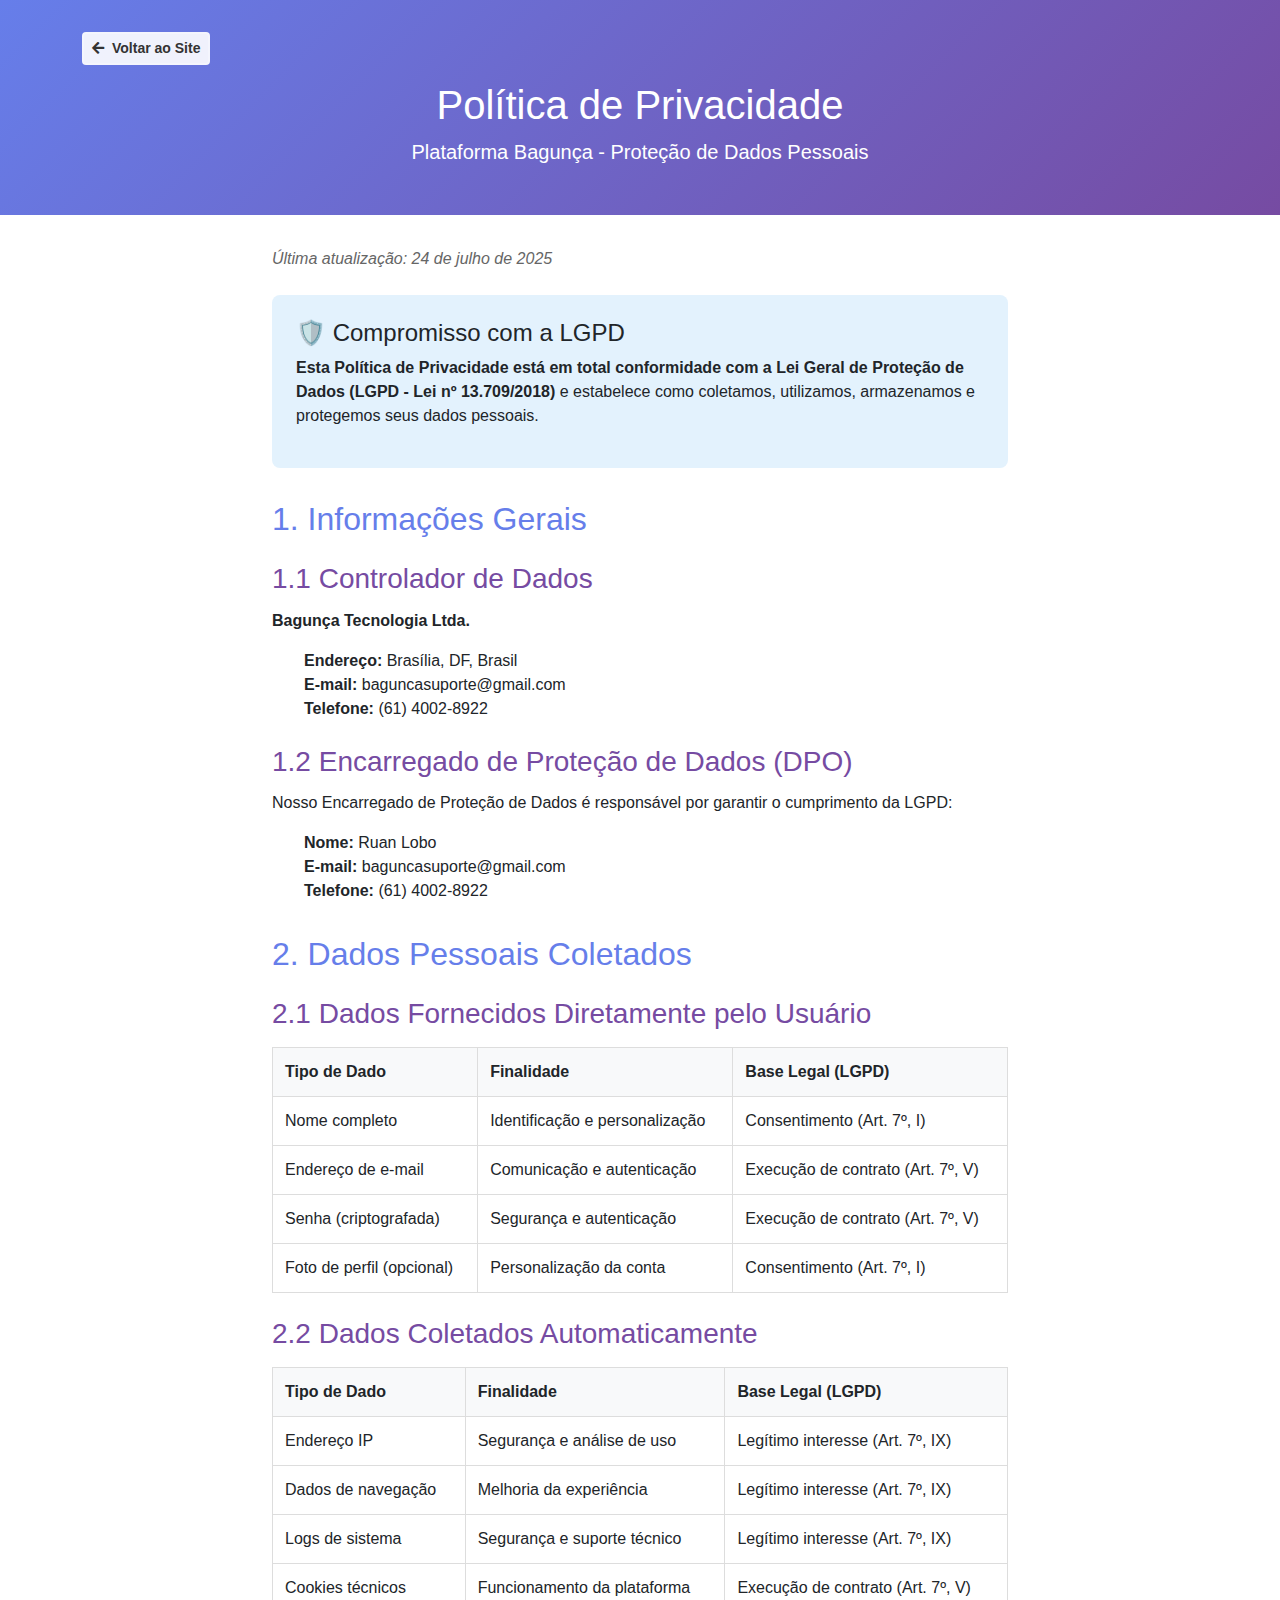
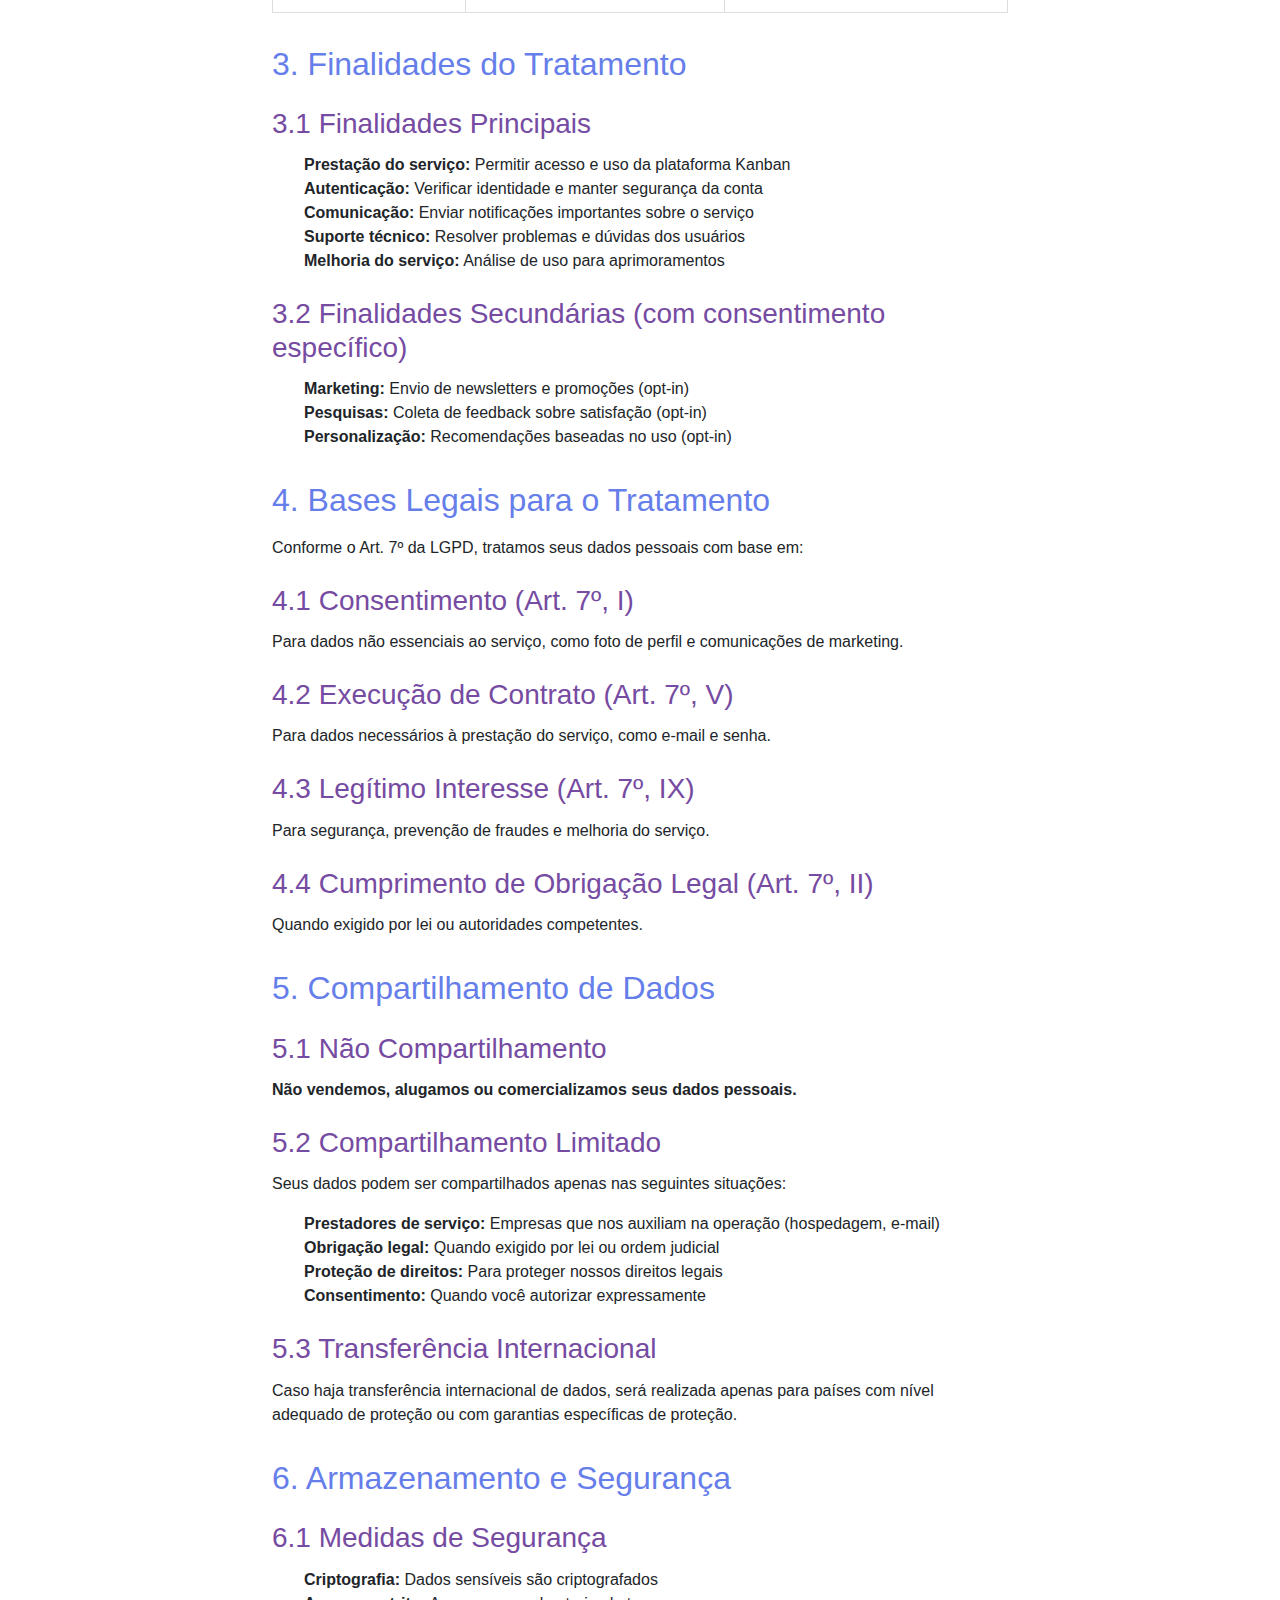
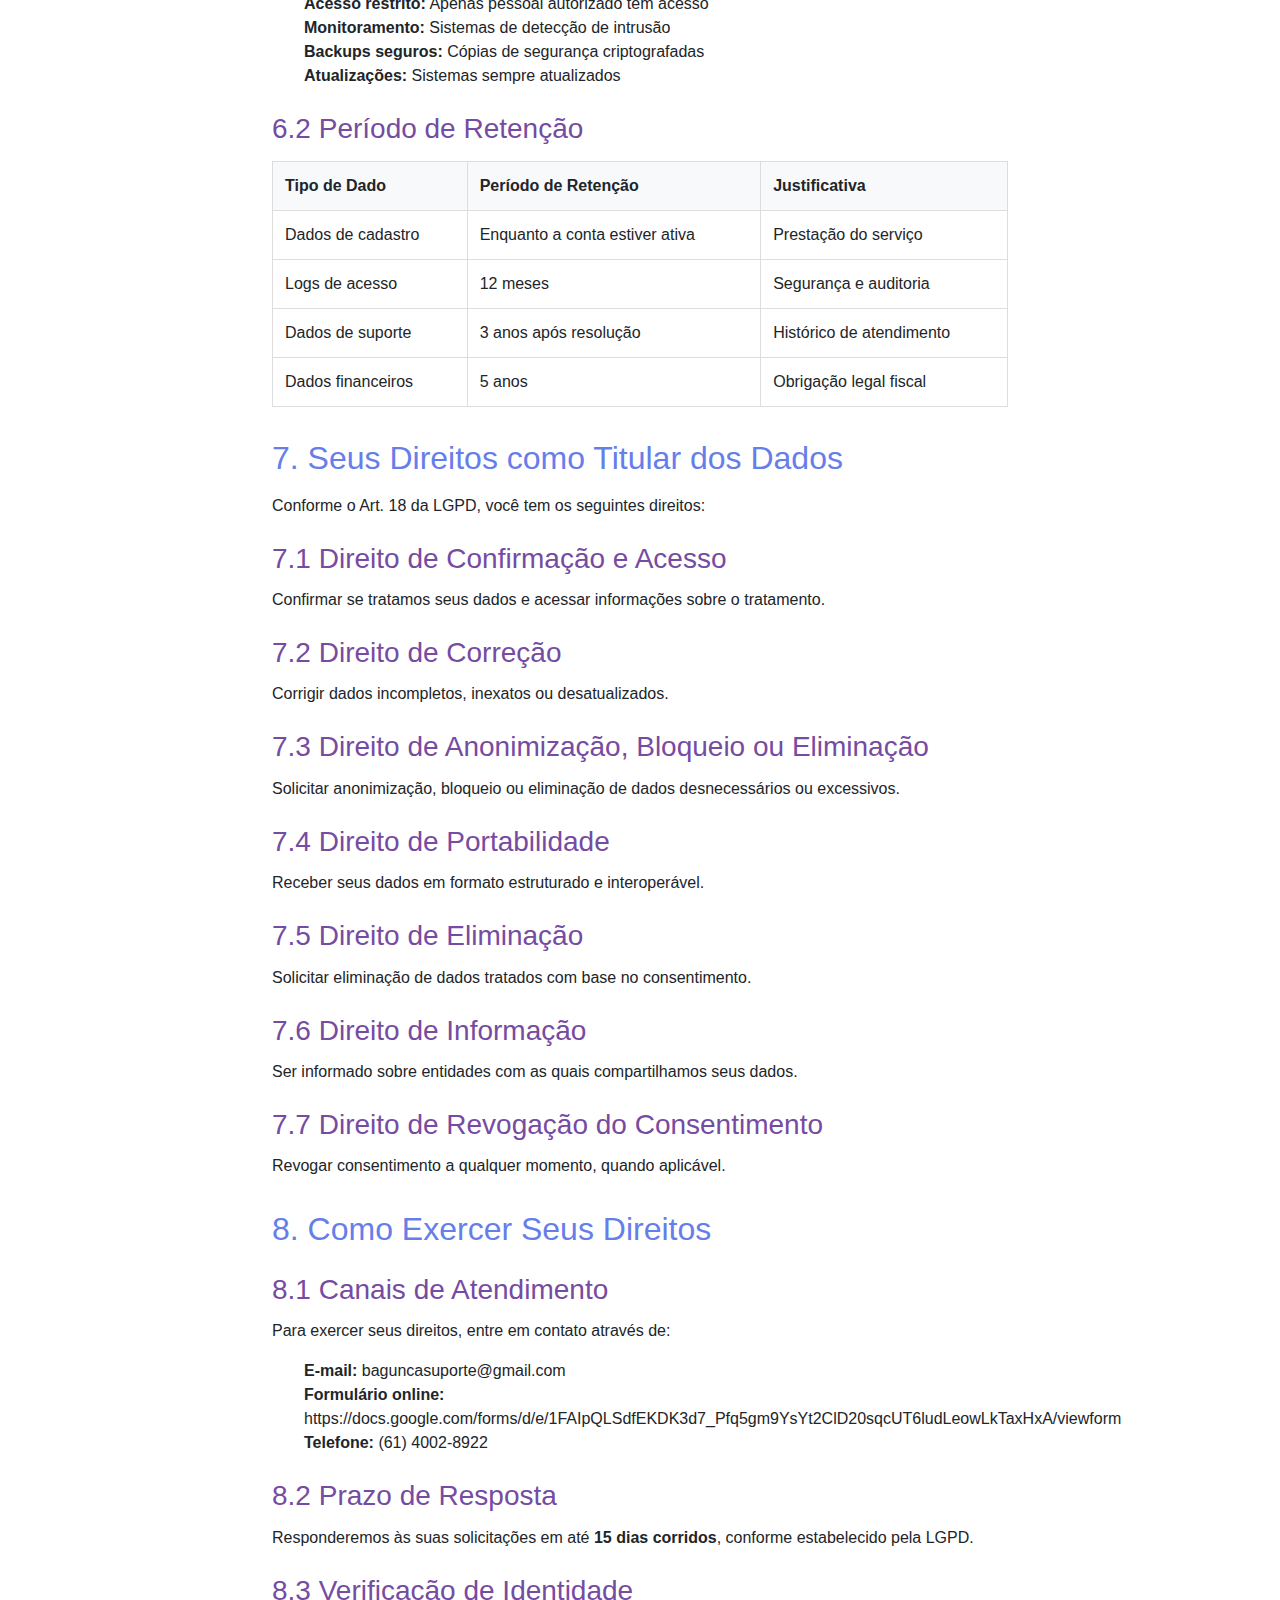
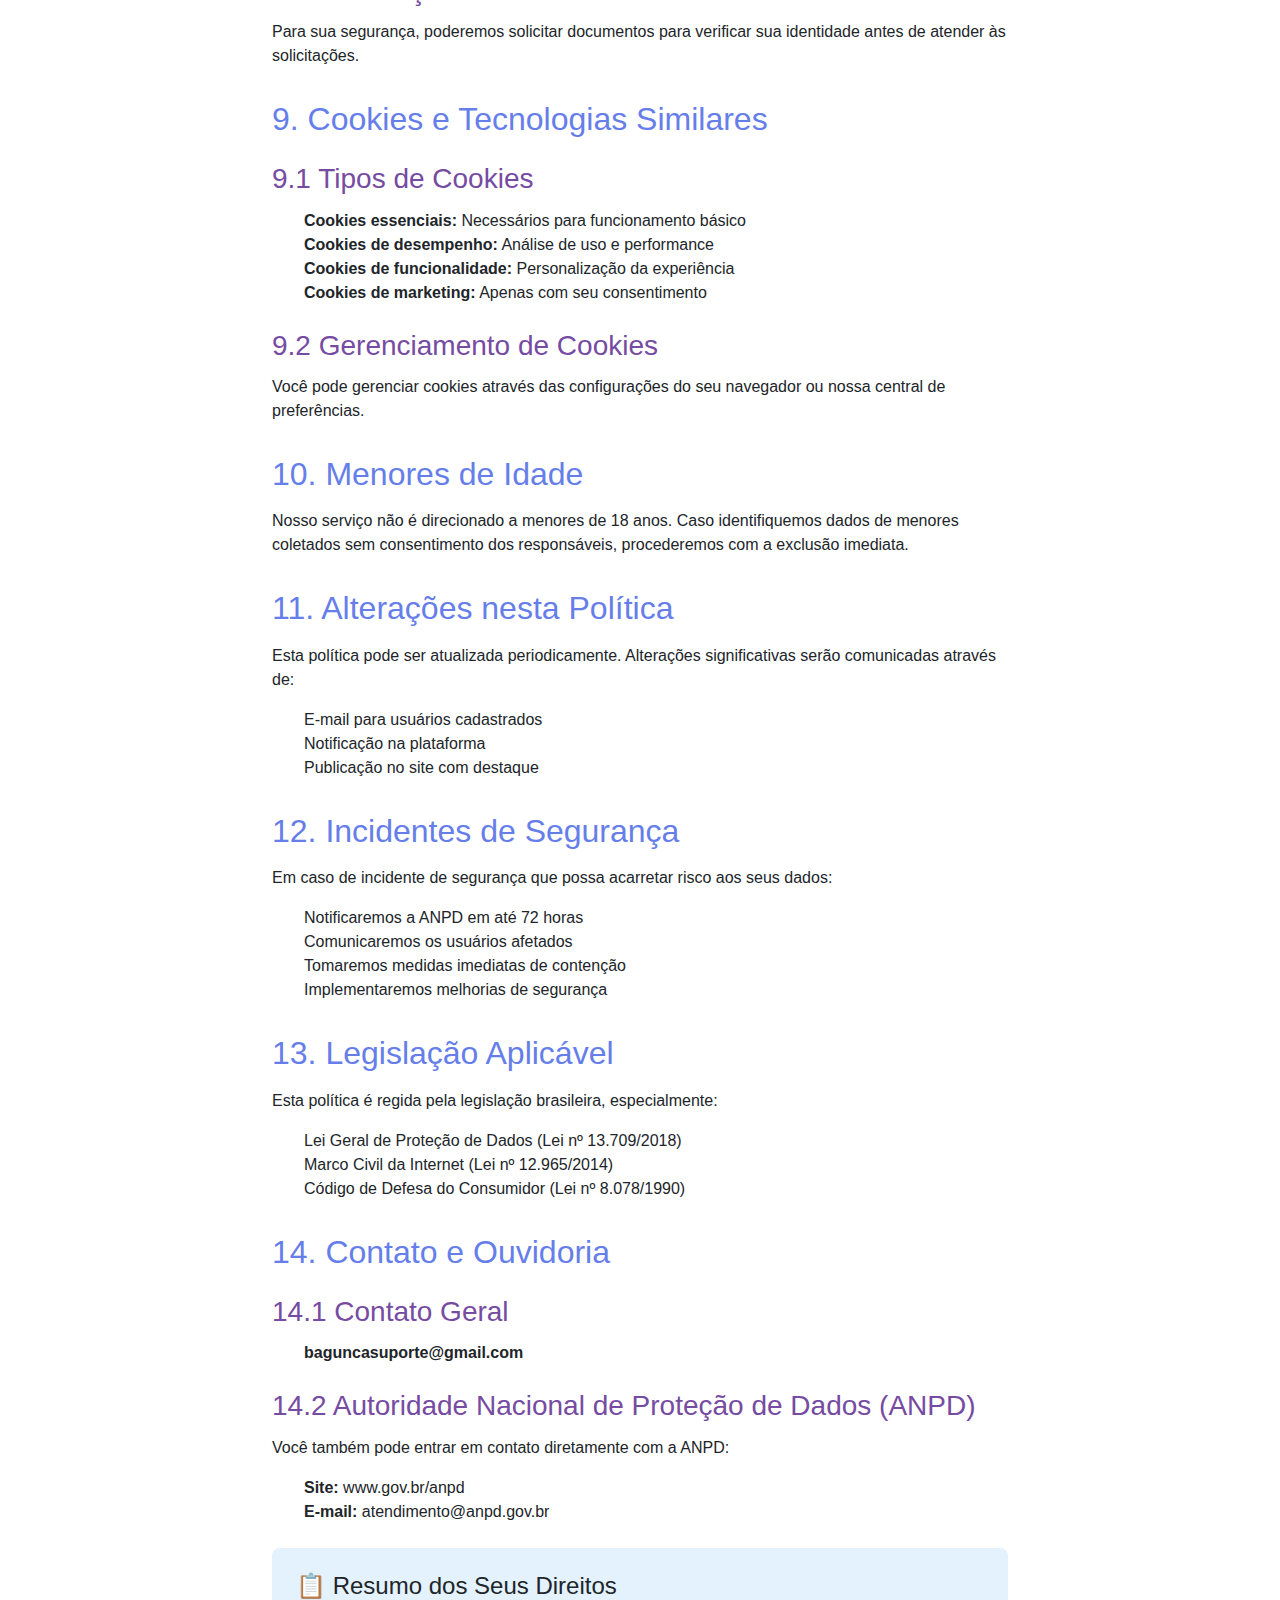
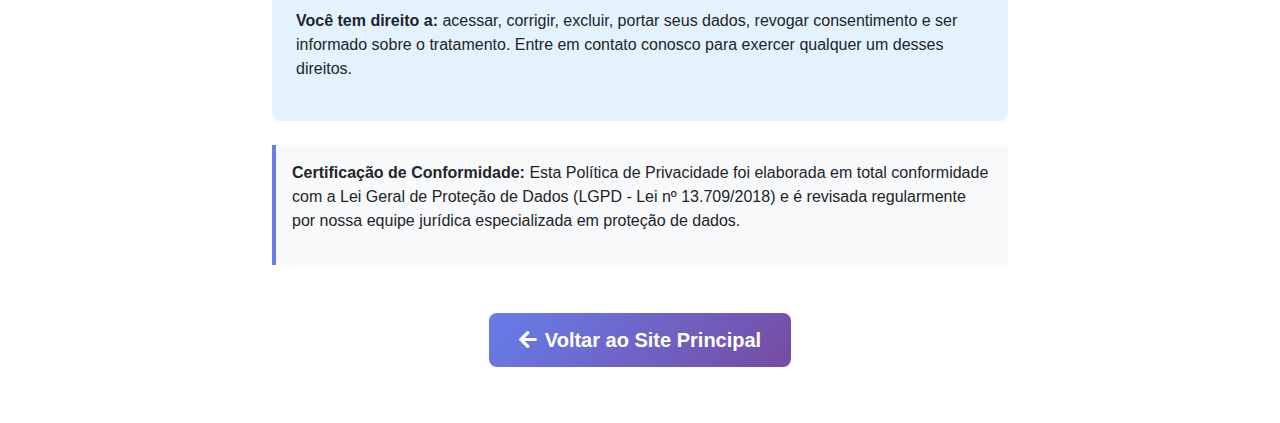
<file: public/politica-privacidade.html>
<!DOCTYPE html>
<html lang="pt-BR">
<head>
    <meta charset="UTF-8">
    <meta name="viewport" content="width=device-width, initial-scale=1.0">
    <title>Política de Privacidade - Bagunça</title>
    <link href="https://cdn.jsdelivr.net/npm/bootstrap@5.3.3/dist/css/bootstrap.min.css" rel="stylesheet">
    <link rel="stylesheet" href="https://cdnjs.cloudflare.com/ajax/libs/font-awesome/5.15.3/css/all.min.css">
    <style>
        body { font-family: 'Segoe UI', Tahoma, Geneva, Verdana, sans-serif; }
        .header { background: linear-gradient(135deg, #667eea 0%, #764ba2 100%); color: white; padding: 2rem 0; }
        .content { max-width: 800px; margin: 0 auto; padding: 2rem; }
        h1 { font-size: 2.5rem; margin-bottom: 0.5rem; }
        h2 { color: #667eea; margin-top: 2rem; margin-bottom: 1rem; }
        h3 { color: #764ba2; margin-top: 1.5rem; margin-bottom: 0.8rem; }
        .last-updated { font-style: italic; color: #666; }
        .highlight { background-color: #f8f9fa; padding: 1rem; border-left: 4px solid #667eea; margin: 1rem 0; }
        .lgpd-box { background-color: #e3f2fd; padding: 1.5rem; border-radius: 8px; margin: 1.5rem 0; }
        .data-table { width: 100%; border-collapse: collapse; margin: 1rem 0; }
        .data-table th, .data-table td { border: 1px solid #ddd; padding: 12px; text-align: left; }
        .data-table th { background-color: #f8f9fa; font-weight: bold; }
        .btn-voltar { 
            background: rgba(255, 255, 255, 0.9); 
            border: 2px solid rgba(255, 255, 255, 0.3); 
            color: #333; 
            font-weight: 600;
            transition: all 0.3s ease;
        }
        .btn-voltar:hover { 
            background: white; 
            border-color: white; 
            color: #333; 
            transform: translateY(-2px);
            box-shadow: 0 4px 8px rgba(0,0,0,0.2);
        }
        .btn-voltar-final {
            background: linear-gradient(135deg, #667eea 0%, #764ba2 100%);
            border: none;
            color: white;
            font-weight: 600;
            padding: 12px 30px;
            transition: all 0.3s ease;
        }
        .btn-voltar-final:hover {
            transform: translateY(-2px);
            box-shadow: 0 8px 20px rgba(102, 126, 234, 0.4);
            color: white;
        }
        li {
            list-style-type: none;
        }
    </style>
</head>
<body>
    <div class="header text-center">
        <div class="container">
            <div class="d-flex justify-content-start mb-3">
                <a href="../index.html" class="btn btn-voltar btn-sm">
                    <i class="fas fa-arrow-left me-2"></i>Voltar ao Site
                </a>
            </div>
            <h1>Política de Privacidade</h1>
            <p class="lead">Plataforma Bagunça - Proteção de Dados Pessoais</p>
        </div>
    </div>

    <div class="content">
        <p class="last-updated">Última atualização: 24 de julho de 2025</p>

        <div class="lgpd-box">
            <h4>🛡️ Compromisso com a LGPD</h4>
            <p><strong>Esta Política de Privacidade está em total conformidade com a Lei Geral de Proteção de Dados (LGPD - Lei nº 13.709/2018)</strong> e estabelece como coletamos, utilizamos, armazenamos e protegemos seus dados pessoais.</p>
        </div>

        <h2>1. Informações Gerais</h2>
        <h3>1.1 Controlador de Dados</h3>
        <p><strong>Bagunça Tecnologia Ltda.</strong></p>
        <ul>
            <!-- <li><strong>CNPJ:</strong> [NÚMERO DO CNPJ]</li> -->
            <li><strong>Endereço:</strong> Brasília, DF, Brasil</li>
            <li><strong>E-mail:</strong> baguncasuporte@gmail.com</li>
            <li><strong>Telefone:</strong> (61) 4002-8922</li>
        </ul>

        <h3>1.2 Encarregado de Proteção de Dados (DPO)</h3>
        <p>Nosso Encarregado de Proteção de Dados é responsável por garantir o cumprimento da LGPD:</p>
        <ul>
            <li><strong>Nome:</strong> Ruan Lobo</li>
            <li><strong>E-mail:</strong> baguncasuporte@gmail.com</li>
            <li><strong>Telefone:</strong> (61) 4002-8922</li>
        </ul>

        <h2>2. Dados Pessoais Coletados</h2>
        <h3>2.1 Dados Fornecidos Diretamente pelo Usuário</h3>
        <table class="data-table">
            <thead>
                <tr>
                    <th>Tipo de Dado</th>
                    <th>Finalidade</th>
                    <th>Base Legal (LGPD)</th>
                </tr>
            </thead>
            <tbody>
                <tr>
                    <td>Nome completo</td>
                    <td>Identificação e personalização</td>
                    <td>Consentimento (Art. 7º, I)</td>
                </tr>
                <tr>
                    <td>Endereço de e-mail</td>
                    <td>Comunicação e autenticação</td>
                    <td>Execução de contrato (Art. 7º, V)</td>
                </tr>
                <tr>
                    <td>Senha (criptografada)</td>
                    <td>Segurança e autenticação</td>
                    <td>Execução de contrato (Art. 7º, V)</td>
                </tr>
                <tr>
                    <td>Foto de perfil (opcional)</td>
                    <td>Personalização da conta</td>
                    <td>Consentimento (Art. 7º, I)</td>
                </tr>
            </tbody>
        </table>

        <h3>2.2 Dados Coletados Automaticamente</h3>
        <table class="data-table">
            <thead>
                <tr>
                    <th>Tipo de Dado</th>
                    <th>Finalidade</th>
                    <th>Base Legal (LGPD)</th>
                </tr>
            </thead>
            <tbody>
                <tr>
                    <td>Endereço IP</td>
                    <td>Segurança e análise de uso</td>
                    <td>Legítimo interesse (Art. 7º, IX)</td>
                </tr>
                <tr>
                    <td>Dados de navegação</td>
                    <td>Melhoria da experiência</td>
                    <td>Legítimo interesse (Art. 7º, IX)</td>
                </tr>
                <tr>
                    <td>Logs de sistema</td>
                    <td>Segurança e suporte técnico</td>
                    <td>Legítimo interesse (Art. 7º, IX)</td>
                </tr>
                <tr>
                    <td>Cookies técnicos</td>
                    <td>Funcionamento da plataforma</td>
                    <td>Execução de contrato (Art. 7º, V)</td>
                </tr>
            </tbody>
        </table>

        <h2>3. Finalidades do Tratamento</h2>
        <h3>3.1 Finalidades Principais</h3>
        <ul>
            <li><strong>Prestação do serviço:</strong> Permitir acesso e uso da plataforma Kanban</li>
            <li><strong>Autenticação:</strong> Verificar identidade e manter segurança da conta</li>
            <li><strong>Comunicação:</strong> Enviar notificações importantes sobre o serviço</li>
            <li><strong>Suporte técnico:</strong> Resolver problemas e dúvidas dos usuários</li>
            <li><strong>Melhoria do serviço:</strong> Análise de uso para aprimoramentos</li>
        </ul>

        <h3>3.2 Finalidades Secundárias (com consentimento específico)</h3>
        <ul>
            <li><strong>Marketing:</strong> Envio de newsletters e promoções (opt-in)</li>
            <li><strong>Pesquisas:</strong> Coleta de feedback sobre satisfação (opt-in)</li>
            <li><strong>Personalização:</strong> Recomendações baseadas no uso (opt-in)</li>
        </ul>

        <h2>4. Bases Legais para o Tratamento</h2>
        <p>Conforme o Art. 7º da LGPD, tratamos seus dados pessoais com base em:</p>

        <h3>4.1 Consentimento (Art. 7º, I)</h3>
        <p>Para dados não essenciais ao serviço, como foto de perfil e comunicações de marketing.</p>

        <h3>4.2 Execução de Contrato (Art. 7º, V)</h3>
        <p>Para dados necessários à prestação do serviço, como e-mail e senha.</p>

        <h3>4.3 Legítimo Interesse (Art. 7º, IX)</h3>
        <p>Para segurança, prevenção de fraudes e melhoria do serviço.</p>

        <h3>4.4 Cumprimento de Obrigação Legal (Art. 7º, II)</h3>
        <p>Quando exigido por lei ou autoridades competentes.</p>

        <h2>5. Compartilhamento de Dados</h2>
        <h3>5.1 Não Compartilhamento</h3>
        <p><strong>Não vendemos, alugamos ou comercializamos seus dados pessoais.</strong></p>

        <h3>5.2 Compartilhamento Limitado</h3>
        <p>Seus dados podem ser compartilhados apenas nas seguintes situações:</p>
        <ul>
            <li><strong>Prestadores de serviço:</strong> Empresas que nos auxiliam na operação (hospedagem, e-mail)</li>
            <li><strong>Obrigação legal:</strong> Quando exigido por lei ou ordem judicial</li>
            <li><strong>Proteção de direitos:</strong> Para proteger nossos direitos legais</li>
            <li><strong>Consentimento:</strong> Quando você autorizar expressamente</li>
        </ul>

        <h3>5.3 Transferência Internacional</h3>
        <p>Caso haja transferência internacional de dados, será realizada apenas para países com nível adequado de proteção ou com garantias específicas de proteção.</p>

        <h2>6. Armazenamento e Segurança</h2>
        <h3>6.1 Medidas de Segurança</h3>
        <ul>
            <li><strong>Criptografia:</strong> Dados sensíveis são criptografados</li>
            <li><strong>Acesso restrito:</strong> Apenas pessoal autorizado tem acesso</li>
            <li><strong>Monitoramento:</strong> Sistemas de detecção de intrusão</li>
            <li><strong>Backups seguros:</strong> Cópias de segurança criptografadas</li>
            <li><strong>Atualizações:</strong> Sistemas sempre atualizados</li>
        </ul>

        <h3>6.2 Período de Retenção</h3>
        <table class="data-table">
            <thead>
                <tr>
                    <th>Tipo de Dado</th>
                    <th>Período de Retenção</th>
                    <th>Justificativa</th>
                </tr>
            </thead>
            <tbody>
                <tr>
                    <td>Dados de cadastro</td>
                    <td>Enquanto a conta estiver ativa</td>
                    <td>Prestação do serviço</td>
                </tr>
                <tr>
                    <td>Logs de acesso</td>
                    <td>12 meses</td>
                    <td>Segurança e auditoria</td>
                </tr>
                <tr>
                    <td>Dados de suporte</td>
                    <td>3 anos após resolução</td>
                    <td>Histórico de atendimento</td>
                </tr>
                <tr>
                    <td>Dados financeiros</td>
                    <td>5 anos</td>
                    <td>Obrigação legal fiscal</td>
                </tr>
            </tbody>
        </table>

        <h2>7. Seus Direitos como Titular dos Dados</h2>
        <p>Conforme o Art. 18 da LGPD, você tem os seguintes direitos:</p>

        <h3>7.1 Direito de Confirmação e Acesso</h3>
        <p>Confirmar se tratamos seus dados e acessar informações sobre o tratamento.</p>

        <h3>7.2 Direito de Correção</h3>
        <p>Corrigir dados incompletos, inexatos ou desatualizados.</p>

        <h3>7.3 Direito de Anonimização, Bloqueio ou Eliminação</h3>
        <p>Solicitar anonimização, bloqueio ou eliminação de dados desnecessários ou excessivos.</p>

        <h3>7.4 Direito de Portabilidade</h3>
        <p>Receber seus dados em formato estruturado e interoperável.</p>

        <h3>7.5 Direito de Eliminação</h3>
        <p>Solicitar eliminação de dados tratados com base no consentimento.</p>

        <h3>7.6 Direito de Informação</h3>
        <p>Ser informado sobre entidades com as quais compartilhamos seus dados.</p>

        <h3>7.7 Direito de Revogação do Consentimento</h3>
        <p>Revogar consentimento a qualquer momento, quando aplicável.</p>

        <h2>8. Como Exercer Seus Direitos</h2>
        <h3>8.1 Canais de Atendimento</h3>
        <p>Para exercer seus direitos, entre em contato através de:</p>
        <ul>
            <li><strong>E-mail:</strong> baguncasuporte@gmail.com</li>
            <li><strong>Formulário online:</strong> https://docs.google.com/forms/d/e/1FAIpQLSdfEKDK3d7_Pfq5gm9YsYt2ClD20sqcUT6ludLeowLkTaxHxA/viewform</li>
            <li><strong>Telefone:</strong> (61) 4002-8922</li>
        </ul>

        <h3>8.2 Prazo de Resposta</h3>
        <p>Responderemos às suas solicitações em até <strong>15 dias corridos</strong>, conforme estabelecido pela LGPD.</p>

        <h3>8.3 Verificação de Identidade</h3>
        <p>Para sua segurança, poderemos solicitar documentos para verificar sua identidade antes de atender às solicitações.</p>

        <h2>9. Cookies e Tecnologias Similares</h2>
        <h3>9.1 Tipos de Cookies</h3>
        <ul>
            <li><strong>Cookies essenciais:</strong> Necessários para funcionamento básico</li>
            <li><strong>Cookies de desempenho:</strong> Análise de uso e performance</li>
            <li><strong>Cookies de funcionalidade:</strong> Personalização da experiência</li>
            <li><strong>Cookies de marketing:</strong> Apenas com seu consentimento</li>
        </ul>

        <h3>9.2 Gerenciamento de Cookies</h3>
        <p>Você pode gerenciar cookies através das configurações do seu navegador ou nossa central de preferências.</p>

        <h2>10. Menores de Idade</h2>
        <p>Nosso serviço não é direcionado a menores de 18 anos. Caso identifiquemos dados de menores coletados sem consentimento dos responsáveis, procederemos com a exclusão imediata.</p>

        <h2>11. Alterações nesta Política</h2>
        <p>Esta política pode ser atualizada periodicamente. Alterações significativas serão comunicadas através de:</p>
        <ul>
            <li>E-mail para usuários cadastrados</li>
            <li>Notificação na plataforma</li>
            <li>Publicação no site com destaque</li>
        </ul>

        <h2>12. Incidentes de Segurança</h2>
        <p>Em caso de incidente de segurança que possa acarretar risco aos seus dados:</p>
        <ul>
            <li>Notificaremos a ANPD em até 72 horas</li>
            <li>Comunicaremos os usuários afetados</li>
            <li>Tomaremos medidas imediatas de contenção</li>
            <li>Implementaremos melhorias de segurança</li>
        </ul>

        <h2>13. Legislação Aplicável</h2>
        <p>Esta política é regida pela legislação brasileira, especialmente:</p>
        <ul>
            <li>Lei Geral de Proteção de Dados (Lei nº 13.709/2018)</li>
            <li>Marco Civil da Internet (Lei nº 12.965/2014)</li>
            <li>Código de Defesa do Consumidor (Lei nº 8.078/1990)</li>
        </ul>

        <h2>14. Contato e Ouvidoria</h2>
        <h3>14.1 Contato Geral</h3>
        <ul>
            <li><strong>baguncasuporte@gmail.com</strong></li>
        </ul>

        <h3>14.2 Autoridade Nacional de Proteção de Dados (ANPD)</h3>
        <p>Você também pode entrar em contato diretamente com a ANPD:</p>
        <ul>
            <li><strong>Site:</strong> www.gov.br/anpd</li>
            <li><strong>E-mail:</strong> atendimento@anpd.gov.br</li>
        </ul>

        <div class="lgpd-box">
            <h4>📋 Resumo dos Seus Direitos</h4>
            <p><strong>Você tem direito a:</strong> acessar, corrigir, excluir, portar seus dados, revogar consentimento e ser informado sobre o tratamento. Entre em contato conosco para exercer qualquer um desses direitos.</p>
        </div>

        <div class="highlight">
            <p><strong>Certificação de Conformidade:</strong> Esta Política de Privacidade foi elaborada em total conformidade com a Lei Geral de Proteção de Dados (LGPD - Lei nº 13.709/2018) e é revisada regularmente por nossa equipe jurídica especializada em proteção de dados.</p>
        </div>

        <div class="text-center mt-5 mb-4">
            <a href="../index.html" class="btn btn-voltar-final btn-lg">
                <i class="fas fa-arrow-left me-2"></i>Voltar ao Site Principal
            </a>
        </div>
    </div>

    <script src="https://cdn.jsdelivr.net/npm/bootstrap@5.3.3/dist/js/bootstrap.bundle.min.js"></script>
</body>
</html>
</file>
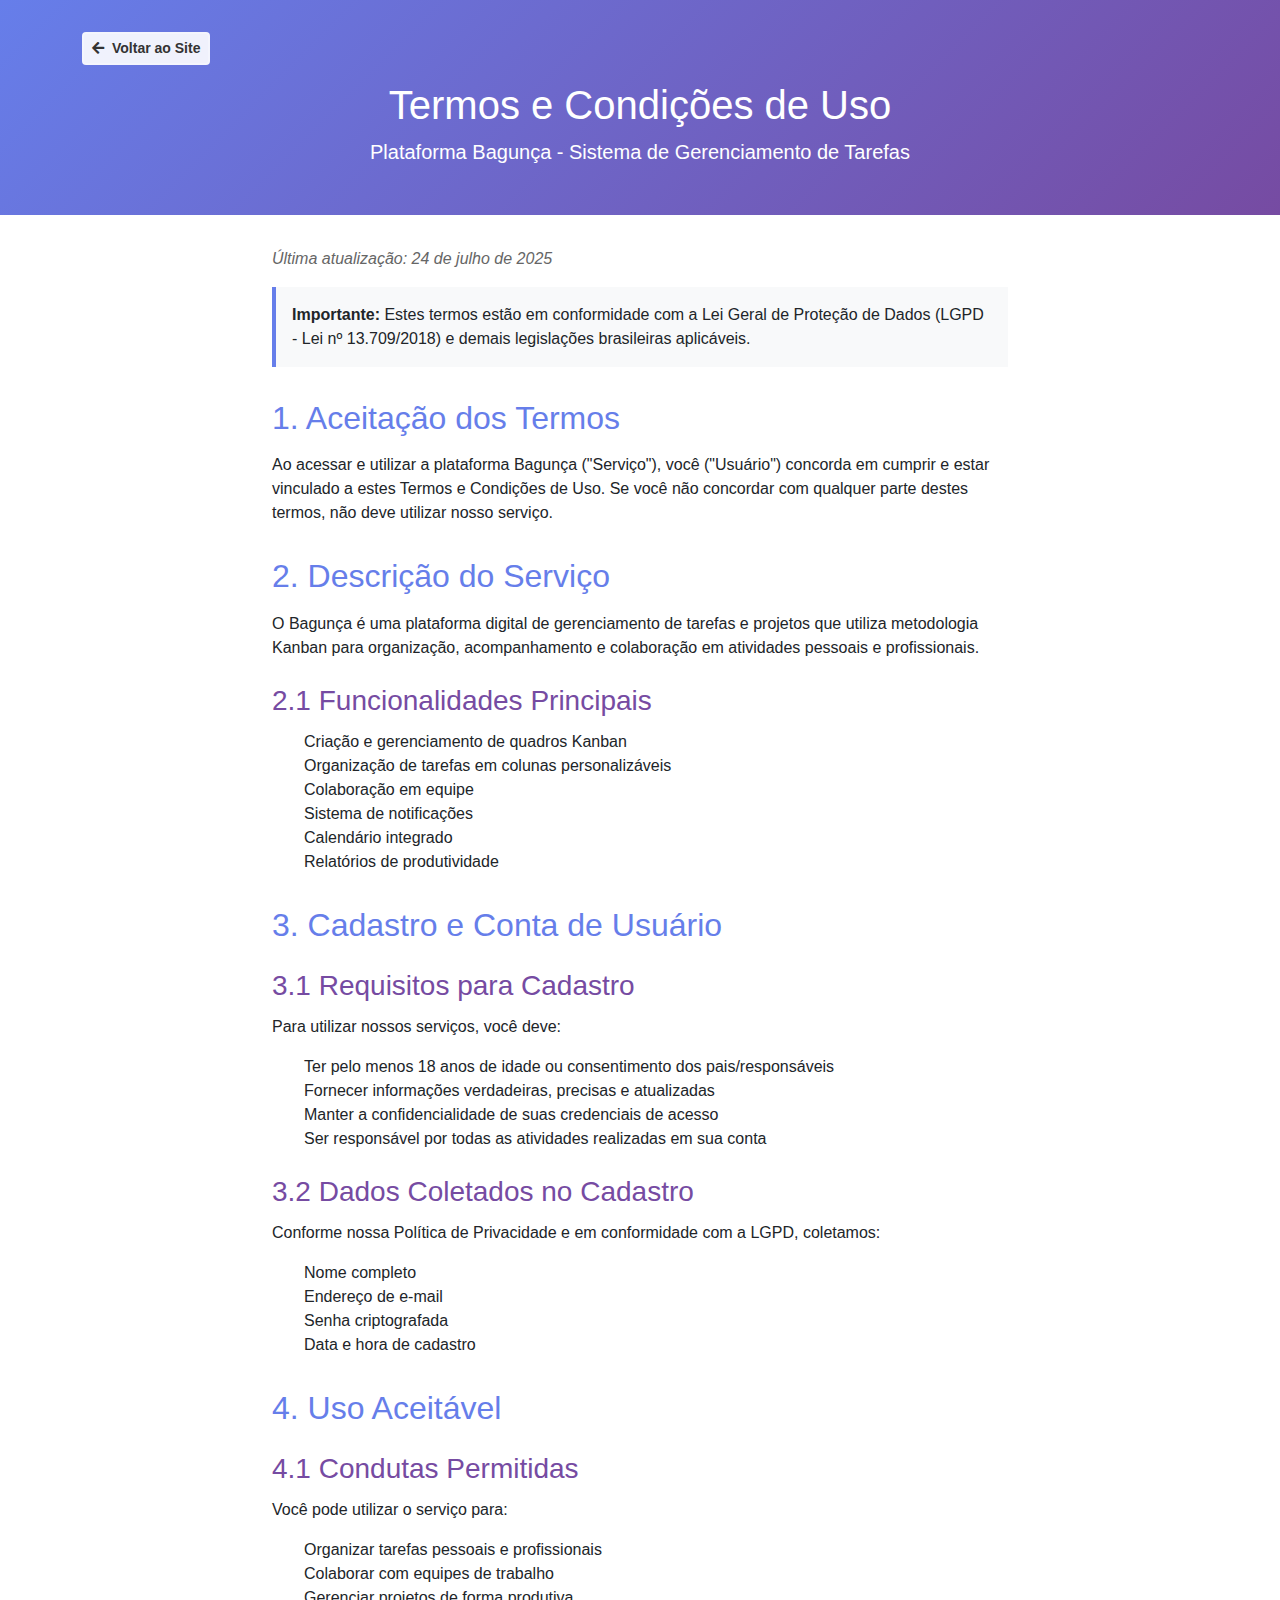
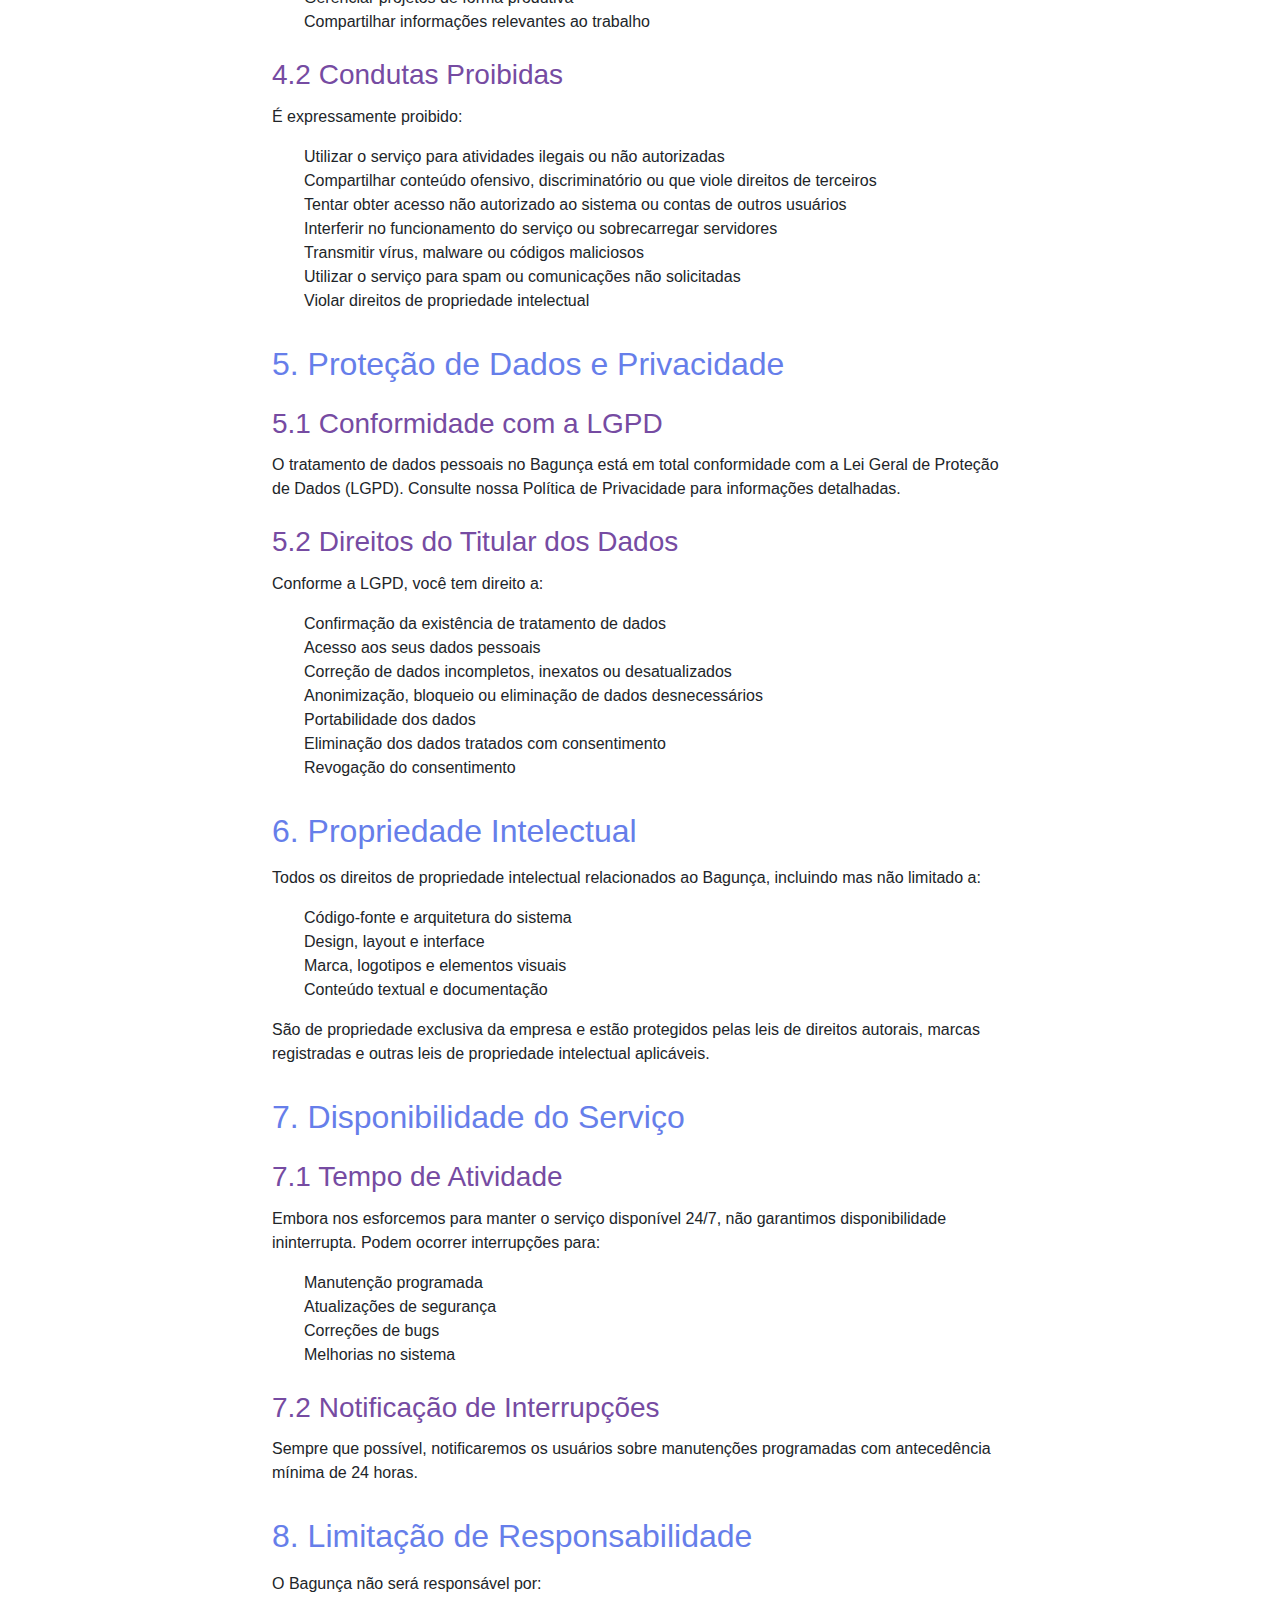
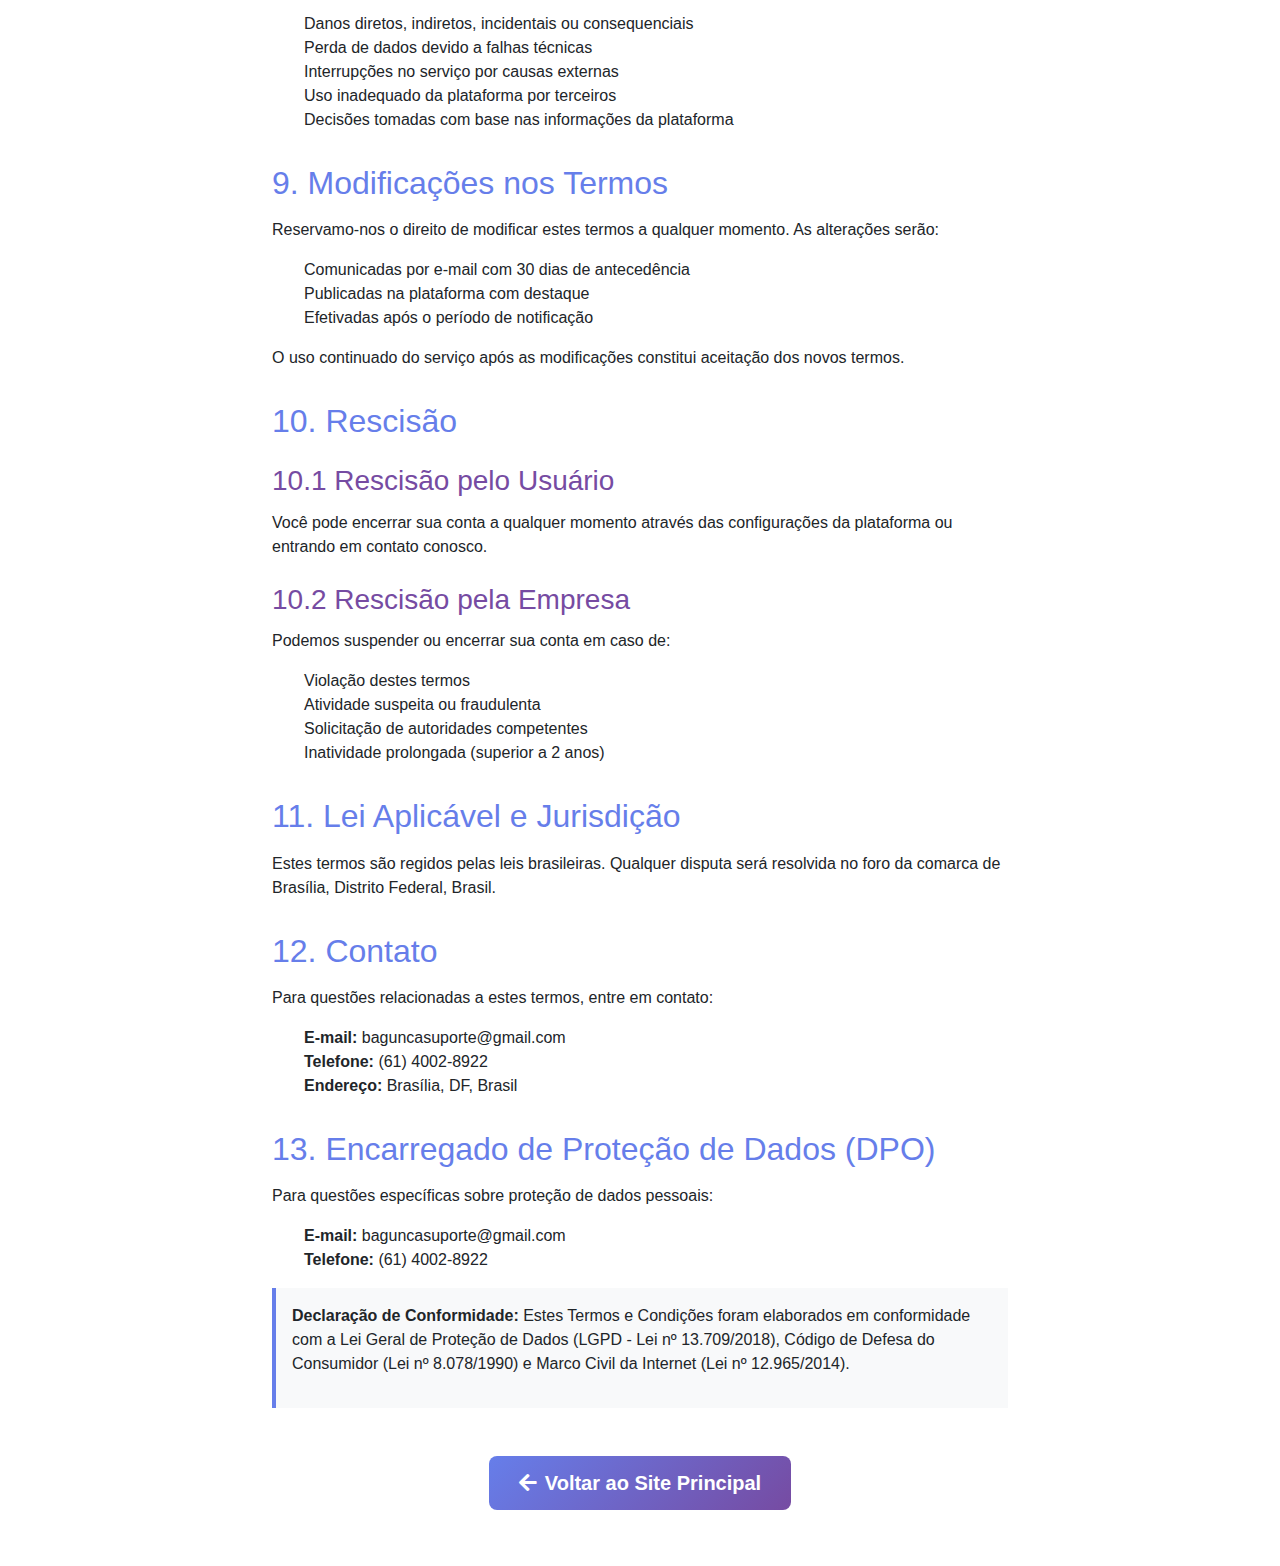
<file: public/termos-condicoes.html>
<!DOCTYPE html>
<html lang="pt-BR">
<head>
    <meta charset="UTF-8">
    <meta name="viewport" content="width=device-width, initial-scale=1.0">
    <title>Termos e Condições - Bagunça</title>
    <link href="https://cdn.jsdelivr.net/npm/bootstrap@5.3.3/dist/css/bootstrap.min.css" rel="stylesheet">
    <link rel="stylesheet" href="https://cdnjs.cloudflare.com/ajax/libs/font-awesome/5.15.3/css/all.min.css">
    <style>
        body { font-family: 'Segoe UI', Tahoma, Geneva, Verdana, sans-serif; }
        .header { background: linear-gradient(135deg, #667eea 0%, #764ba2 100%); color: white; padding: 2rem 0; }
        .content { max-width: 800px; margin: 0 auto; padding: 2rem; }
        h1 { font-size: 2.5rem; margin-bottom: 0.5rem; }
        h2 { color: #667eea; margin-top: 2rem; margin-bottom: 1rem; }
        h3 { color: #764ba2; margin-top: 1.5rem; margin-bottom: 0.8rem; }
        .last-updated { font-style: italic; color: #666; }
        .highlight { background-color: #f8f9fa; padding: 1rem; border-left: 4px solid #667eea; margin: 1rem 0; }
        .btn-voltar { 
            background: rgba(255, 255, 255, 0.9); 
            border: 2px solid rgba(255, 255, 255, 0.3); 
            color: #333; 
            font-weight: 600;
            transition: all 0.3s ease;
        }
        .btn-voltar:hover { 
            background: white; 
            border-color: white; 
            color: #333; 
            transform: translateY(-2px);
            box-shadow: 0 4px 8px rgba(0,0,0,0.2);
        }
        .btn-voltar-final {
            background: linear-gradient(135deg, #667eea 0%, #764ba2 100%);
            border: none;
            color: white;
            font-weight: 600;
            padding: 12px 30px;
            transition: all 0.3s ease;
        }
        .btn-voltar-final:hover {
            transform: translateY(-2px);
            box-shadow: 0 8px 20px rgba(102, 126, 234, 0.4);
            color: white;
        }
        li {
            list-style-type: none;
        }
    </style>
</head>
<body>
    <div class="header text-center">
        <div class="container">
            <div class="d-flex justify-content-start mb-3">
                <a href="../index.html" class="btn btn-voltar btn-sm">
                    <i class="fas fa-arrow-left me-2"></i>Voltar ao Site
                </a>
            </div>
            <h1>Termos e Condições de Uso</h1>
            <p class="lead">Plataforma Bagunça - Sistema de Gerenciamento de Tarefas</p>
        </div>
    </div>

    <div class="content">
        <p class="last-updated">Última atualização: 24 de julho de 2025</p>

        <div class="highlight">
            <strong>Importante:</strong> Estes termos estão em conformidade com a Lei Geral de Proteção de Dados (LGPD - Lei nº 13.709/2018) e demais legislações brasileiras aplicáveis.
        </div>

        <h2>1. Aceitação dos Termos</h2>
        <p>Ao acessar e utilizar a plataforma Bagunça ("Serviço"), você ("Usuário") concorda em cumprir e estar vinculado a estes Termos e Condições de Uso. Se você não concordar com qualquer parte destes termos, não deve utilizar nosso serviço.</p>

        <h2>2. Descrição do Serviço</h2>
        <p>O Bagunça é uma plataforma digital de gerenciamento de tarefas e projetos que utiliza metodologia Kanban para organização, acompanhamento e colaboração em atividades pessoais e profissionais.</p>

        <h3>2.1 Funcionalidades Principais</h3>
        <ul>
            <li>Criação e gerenciamento de quadros Kanban</li>
            <li>Organização de tarefas em colunas personalizáveis</li>
            <li>Colaboração em equipe</li>
            <li>Sistema de notificações</li>
            <li>Calendário integrado</li>
            <li>Relatórios de produtividade</li>
        </ul>

        <h2>3. Cadastro e Conta de Usuário</h2>
        <h3>3.1 Requisitos para Cadastro</h3>
        <p>Para utilizar nossos serviços, você deve:</p>
        <ul>
            <li>Ter pelo menos 18 anos de idade ou consentimento dos pais/responsáveis</li>
            <li>Fornecer informações verdadeiras, precisas e atualizadas</li>
            <li>Manter a confidencialidade de suas credenciais de acesso</li>
            <li>Ser responsável por todas as atividades realizadas em sua conta</li>
        </ul>

        <h3>3.2 Dados Coletados no Cadastro</h3>
        <p>Conforme nossa Política de Privacidade e em conformidade com a LGPD, coletamos:</p>
        <ul>
            <li>Nome completo</li>
            <li>Endereço de e-mail</li>
            <li>Senha criptografada</li>
            <li>Data e hora de cadastro</li>
        </ul>

        <h2>4. Uso Aceitável</h2>
        <h3>4.1 Condutas Permitidas</h3>
        <p>Você pode utilizar o serviço para:</p>
        <ul>
            <li>Organizar tarefas pessoais e profissionais</li>
            <li>Colaborar com equipes de trabalho</li>
            <li>Gerenciar projetos de forma produtiva</li>
            <li>Compartilhar informações relevantes ao trabalho</li>
        </ul>

        <h3>4.2 Condutas Proibidas</h3>
        <p>É expressamente proibido:</p>
        <ul>
            <li>Utilizar o serviço para atividades ilegais ou não autorizadas</li>
            <li>Compartilhar conteúdo ofensivo, discriminatório ou que viole direitos de terceiros</li>
            <li>Tentar obter acesso não autorizado ao sistema ou contas de outros usuários</li>
            <li>Interferir no funcionamento do serviço ou sobrecarregar servidores</li>
            <li>Transmitir vírus, malware ou códigos maliciosos</li>
            <li>Utilizar o serviço para spam ou comunicações não solicitadas</li>
            <li>Violar direitos de propriedade intelectual</li>
        </ul>

        <h2>5. Proteção de Dados e Privacidade</h2>
        <h3>5.1 Conformidade com a LGPD</h3>
        <p>O tratamento de dados pessoais no Bagunça está em total conformidade com a Lei Geral de Proteção de Dados (LGPD). Consulte nossa Política de Privacidade para informações detalhadas.</p>

        <h3>5.2 Direitos do Titular dos Dados</h3>
        <p>Conforme a LGPD, você tem direito a:</p>
        <ul>
            <li>Confirmação da existência de tratamento de dados</li>
            <li>Acesso aos seus dados pessoais</li>
            <li>Correção de dados incompletos, inexatos ou desatualizados</li>
            <li>Anonimização, bloqueio ou eliminação de dados desnecessários</li>
            <li>Portabilidade dos dados</li>
            <li>Eliminação dos dados tratados com consentimento</li>
            <li>Revogação do consentimento</li>
        </ul>

        <h2>6. Propriedade Intelectual</h2>
        <p>Todos os direitos de propriedade intelectual relacionados ao Bagunça, incluindo mas não limitado a:</p>
        <ul>
            <li>Código-fonte e arquitetura do sistema</li>
            <li>Design, layout e interface</li>
            <li>Marca, logotipos e elementos visuais</li>
            <li>Conteúdo textual e documentação</li>
        </ul>
        <p>São de propriedade exclusiva da empresa e estão protegidos pelas leis de direitos autorais, marcas registradas e outras leis de propriedade intelectual aplicáveis.</p>

        <h2>7. Disponibilidade do Serviço</h2>
        <h3>7.1 Tempo de Atividade</h3>
        <p>Embora nos esforcemos para manter o serviço disponível 24/7, não garantimos disponibilidade ininterrupta. Podem ocorrer interrupções para:</p>
        <ul>
            <li>Manutenção programada</li>
            <li>Atualizações de segurança</li>
            <li>Correções de bugs</li>
            <li>Melhorias no sistema</li>
        </ul>

        <h3>7.2 Notificação de Interrupções</h3>
        <p>Sempre que possível, notificaremos os usuários sobre manutenções programadas com antecedência mínima de 24 horas.</p>

        <h2>8. Limitação de Responsabilidade</h2>
        <p>O Bagunça não será responsável por:</p>
        <ul>
            <li>Danos diretos, indiretos, incidentais ou consequenciais</li>
            <li>Perda de dados devido a falhas técnicas</li>
            <li>Interrupções no serviço por causas externas</li>
            <li>Uso inadequado da plataforma por terceiros</li>
            <li>Decisões tomadas com base nas informações da plataforma</li>
        </ul>

        <h2>9. Modificações nos Termos</h2>
        <p>Reservamo-nos o direito de modificar estes termos a qualquer momento. As alterações serão:</p>
        <ul>
            <li>Comunicadas por e-mail com 30 dias de antecedência</li>
            <li>Publicadas na plataforma com destaque</li>
            <li>Efetivadas após o período de notificação</li>
        </ul>
        <p>O uso continuado do serviço após as modificações constitui aceitação dos novos termos.</p>

        <h2>10. Rescisão</h2>
        <h3>10.1 Rescisão pelo Usuário</h3>
        <p>Você pode encerrar sua conta a qualquer momento através das configurações da plataforma ou entrando em contato conosco.</p>

        <h3>10.2 Rescisão pela Empresa</h3>
        <p>Podemos suspender ou encerrar sua conta em caso de:</p>
        <ul>
            <li>Violação destes termos</li>
            <li>Atividade suspeita ou fraudulenta</li>
            <li>Solicitação de autoridades competentes</li>
            <li>Inatividade prolongada (superior a 2 anos)</li>
        </ul>

        <h2>11. Lei Aplicável e Jurisdição</h2>
        <p>Estes termos são regidos pelas leis brasileiras. Qualquer disputa será resolvida no foro da comarca de Brasília, Distrito Federal, Brasil.</p>

        <h2>12. Contato</h2>
        <p>Para questões relacionadas a estes termos, entre em contato:</p>
        <ul>
            <li><strong>E-mail:</strong> baguncasuporte@gmail.com</li>
            <li><strong>Telefone:</strong> (61) 4002-8922</li>
            <li><strong>Endereço:</strong> Brasília, DF, Brasil</li>
        </ul>

        <h2>13. Encarregado de Proteção de Dados (DPO)</h2>
        <p>Para questões específicas sobre proteção de dados pessoais:</p>
        <ul>
            <li><strong>E-mail:</strong> baguncasuporte@gmail.com</li>
            <li><strong>Telefone:</strong> (61) 4002-8922</li>
        </ul>

        <div class="highlight">
            <p><strong>Declaração de Conformidade:</strong> Estes Termos e Condições foram elaborados em conformidade com a Lei Geral de Proteção de Dados (LGPD - Lei nº 13.709/2018), Código de Defesa do Consumidor (Lei nº 8.078/1990) e Marco Civil da Internet (Lei nº 12.965/2014).</p>
        </div>

        <div class="text-center mt-5 mb-4">
            <a href="../index.html" class="btn btn-voltar-final btn-lg">
                <i class="fas fa-arrow-left me-2"></i>Voltar ao Site Principal
            </a>
        </div>
    </div>

    <script src="https://cdn.jsdelivr.net/npm/bootstrap@5.3.3/dist/js/bootstrap.bundle.min.js"></script>
</body>
</html>
</file>
